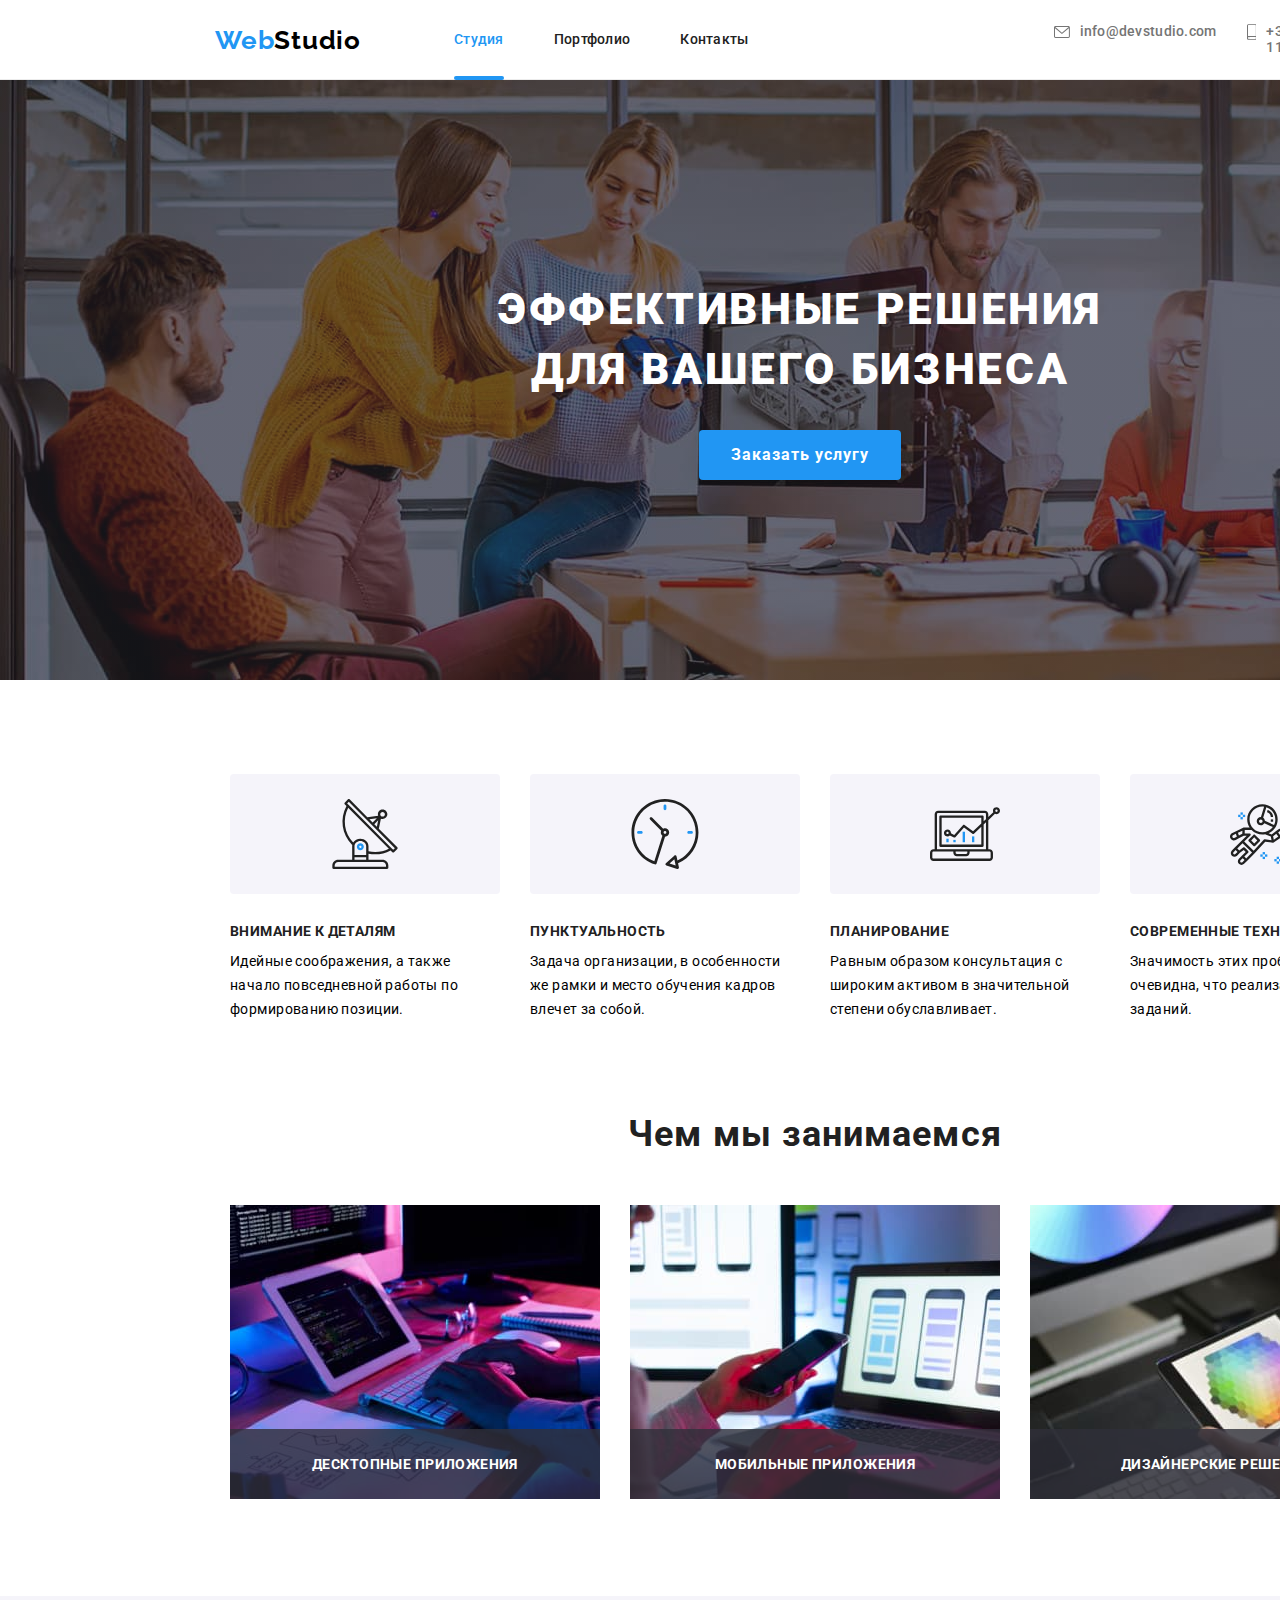
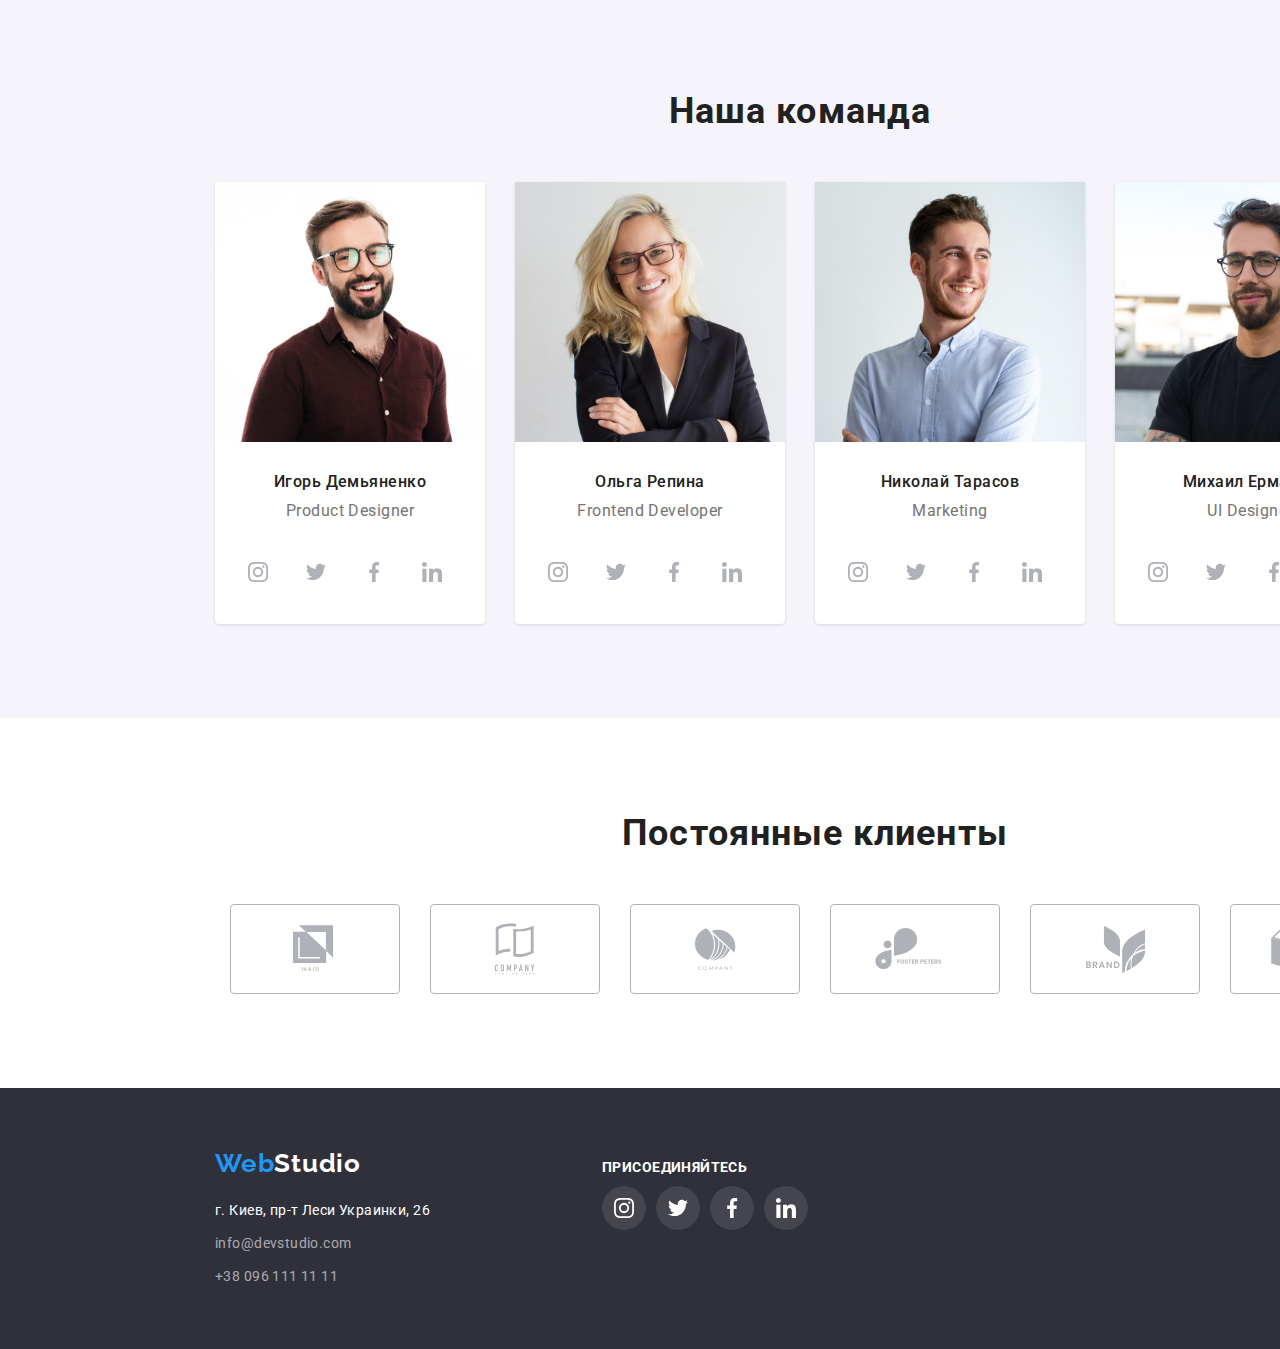
<file: index.html>
<!DOCTYPE html>
<html lang="en">
  <head>
    <meta charset="UTF-8" />
    <meta name="viewport" content="width=device-width, initial-scale=1.0" />
    <title>WebStudio</title>
    <link rel="preconnect" href="https://fonts.gstatic.com" />
    <link
      href="https://fonts.googleapis.com/css2?family=Raleway:wght@400;500;700&family=Roboto:wght@400;500;700&display=swap"
      rel="stylesheet"
    />
    <link
      rel="stylesheet"
      href="https://cdnjs.cloudflare.com/ajax/libs/modern-normalize/0.6.0/modern-normalize.min.css"
    />
    <link rel="stylesheet" href="./css/style.css" />
  </head>
  <body class="wrapper">
    <!--шапка-->
    <header class="page-header">
      <div class="conteiner">
        <nav class="main-nav">
          <a href="/" class="logo">
            <span>web</span><span class="logostudioblack">Studio</span>
          </a>

          <ul class="nav list">
            <li class="item"><a href="" class="current-link">студия</a></li>
            <li class="item">
              <a href="./portfolio.html" class="link">портфолио</a>
            </li>
            <li class="item"><a href="" class="link">контакты</a></li>
          </ul>

          <ul class="contact-us list">
            <li class="item icon-envelope">
              <a href="mailto:info@devstudio.com" class="link">
                <svg width="16px" height="12px">
                  <use href="./images/symbol-defs.svg#icon-envelope"></use>
                </svg>
                info@devstudio.com
              </a>
            </li>
            <li class="item icon-smartphone">
              <a href="tel:+380961111111" class="link">
                <svg width="10px" height="16px">
                  <use href="./images/symbol-defs.svg#icon-smartphone"></use>
                </svg>
                +38 096 111 11 11
              </a>
            </li>
          </ul>
        </nav>
      </div>
    </header>
    <!-- Главный контент страницы-->
    <main>
      <!-- Приветсвие-->
      <section class="hero">
        <div class="conteiner">
          <h1 class="hero-title">
            эффективные решения <br />
            для вашего бизнеса
          </h1>
          <button class="button" data-modal-open>Заказать услугу</button>
        </div>
      </section>

      <!--Ценности-->
      <section class="values">
        <div class="conteiner">
          <!-- <h2 class="section-title"></h2> -->
          <ul class="feature-list list">
            <li class="item icon-antenna">
              <h3 class="feature-title">внимание к деталям</h3>
              <p class="feature-text">
                Идейные соображения, а также начало повседневной работы по
                формированию позиции.
              </p>
            </li>
            <li class="item icon-clock">
              <h3 class="feature-title">пунктуальность</h3>
              <p class="feature-text">
                Задача организации, в особенности же рамки и место обучения
                кадров влечет за собой.
              </p>
            </li>
            <li class="item icon-diagram">
              <h3 class="feature-title">планирование</h3>
              <p class="feature-text">
                Равным образом консультация с широким активом в значительной
                степени обуславливает.
              </p>
            </li>
            <li class="item icon-astronaut">
              <h3 class="feature-title">современные технологии</h3>
              <p class="feature-text">
                Значимость этих проблем настолько очевидна, что реализация
                плановых заданий.
              </p>
            </li>
          </ul>
        </div>
      </section>

      <!--Чем занимаемся-->
      <section class="act">
        <div class="conteiner">
          <h2 class="section-title">Чем мы занимаемся</h2>
          <ul class="activity list">
            <li class="thumb item">
              <img
                src="./images/activity1.jpg"
                alt=""
                width="370"
                height="294"
              />
              <p class="label">десктопные приложения</p>
            </li>
            <li class="thumb item">
              <img
                src="./images/activity2.jpg"
                alt=""
                width="370"
                height="294"
              />
              <p class="label">мобильные приложения</p>
            </li>
            <li class="thumb item">
              <img
                src="./images/activity3.jpg"
                alt=""
                width="370"
                height="294"
              />
              <p class="label">дизайнерские решения</p>
            </li>
          </ul>
        </div>
      </section>

      <!--Наша команда-->
      <section class="team">
        <div class="conteiner">
          <h2 class="section-title">Наша команда</h2>
          <ul class="teammate-list list">
            <li class="teammate-card">
              <img
                class="photo"
                src="./images/Igor.jpg"
                alt=""
                width="270"
                height="260"
              />
              <h3 class="teammate">игорь демьяненко</h3>
              <p class="profession">product designer</p>
              <ul class="teammate-social">
                <li class="icon-item">
                  <a target="_blank" href="https://www.instagram.com/">
                    <svg
                      class="icon-teammate"
                      class="icon"
                      width="20px"
                      height="20px"
                    >
                      <use href="./images/symbol-defs.svg#icon-instagram"></use>
                    </svg>
                  </a>
                </li>
                <li class="icon-item">
                  <a target="_blank" href="https://twitter.com/">
                    <svg class="icon-teammate" width="20px" height="20px">
                      <use href="./images/symbol-defs.svg#icon-twitter"></use>
                    </svg>
                  </a>
                </li>
                <li class="icon-item">
                  <a target="_blank" href="https://www.facebook.com/">
                    <svg class="icon-teammate" width="20px" height="20px">
                      <use href="./images/symbol-defs.svg#icon-facebook"></use>
                    </svg>
                  </a>
                </li>
                <li class="icon-item">
                  <a target="_blank" href="https://www.linkedin.com/">
                    <svg class="icon-teammate" width="20px" height="20px">
                      <use href="./images/symbol-defs.svg#icon-linkedin"></use>
                    </svg>
                  </a>
                </li>
              </ul>
            </li>
            <li class="teammate-card">
              <img
                class="photo"
                src="./images/Olga.jpg"
                alt=""
                width="270"
                height="260"
              />
              <h3 class="teammate">ольга репина</h3>
              <p class="profession">frontend developer</p>
              <ul class="teammate-social">
                <li class="icon-item">
                  <a target="_blank" href="https://www.instagram.com/">
                    <svg class="icon-teammate" width="20px" height="20px">
                      <use href="./images/symbol-defs.svg#icon-instagram"></use>
                    </svg>
                  </a>
                </li>
                <li class="icon-item">
                  <a target="_blank" href="https://twitter.com/">
                    <svg class="icon-teammate" width="20px" height="20px">
                      <use href="./images/symbol-defs.svg#icon-twitter"></use>
                    </svg>
                  </a>
                </li>
                <li class="icon-item">
                  <a target="_blank" href="https://www.facebook.com/">
                    <svg class="icon-teammate" width="20px" height="20px">
                      <use href="./images/symbol-defs.svg#icon-facebook"></use>
                    </svg>
                  </a>
                </li>
                <li class="icon-item">
                  <a target="_blank" href="https://www.linkedin.com/">
                    <svg class="icon-teammate" width="20px" height="20px">
                      <use href="./images/symbol-defs.svg#icon-linkedin"></use>
                    </svg>
                  </a>
                </li>
              </ul>
            </li>
            <li class="teammate-card">
              <img
                class="photo"
                src="./images/Nikolay.jpg"
                alt=""
                width="270"
                height="260"
              />
              <h3 class="teammate">николай тарасов</h3>
              <p class="profession">marketing</p>
              <ul class="teammate-social">
                <li class="icon-item">
                  <a target="_blank" href="https://www.instagram.com/">
                    <svg class="icon-teammate" width="20px" height="20px">
                      <use href="./images/symbol-defs.svg#icon-instagram"></use>
                    </svg>
                  </a>
                </li>
                <li class="icon-item">
                  <a target="_blank" href="https://twitter.com/">
                    <svg class="icon-teammate" width="20px" height="20px">
                      <use href="./images/symbol-defs.svg#icon-twitter"></use>
                    </svg>
                  </a>
                </li>
                <li class="icon-item">
                  <a target="_blank" href="https://www.facebook.com/">
                    <svg class="icon-teammate" width="20px" height="20px">
                      <use href="./images/symbol-defs.svg#icon-facebook"></use>
                    </svg>
                  </a>
                </li>
                <li class="icon-item">
                  <a target="_blank" href="https://www.linkedin.com/">
                    <svg class="icon-teammate" width="20px" height="20px">
                      <use href="./images/symbol-defs.svg#icon-linkedin"></use>
                    </svg>
                  </a>
                </li>
              </ul>
            </li>
            <li class="teammate-card">
              <img
                class="photo"
                src="./images/Mikhail.jpg"
                alt=""
                width="270"
                height="260"
              />
              <h3 class="teammate">михаил ермаков</h3>
              <p class="profession"><span class="ui">ui</span> designer</p>
              <ul class="teammate-social">
                <li class="icon-item">
                  <a target="_blank" href="https://www.instagram.com/">
                    <svg class="icon-teammate" width="20px" height="20px">
                      <use href="./images/symbol-defs.svg#icon-instagram"></use>
                    </svg>
                  </a>
                </li>
                <li class="icon-item">
                  <a target="_blank" href="https://twitter.com/">
                    <svg class="icon-teammate" width="20px" height="20px">
                      <use href="./images/symbol-defs.svg#icon-twitter"></use>
                    </svg>
                  </a>
                </li>
                <li class="icon-item">
                  <a target="_blank" href="https://www.facebook.com/">
                    <svg class="icon-teammate" width="20px" height="20px">
                      <use href="./images/symbol-defs.svg#icon-facebook"></use>
                    </svg>
                  </a>
                </li>
                <li class="icon-item">
                  <a target="_blank" href="https://www.linkedin.com/">
                    <svg class="icon-teammate" width="20px" height="20px">
                      <use href="./images/symbol-defs.svg#icon-linkedin"></use>
                    </svg>
                  </a>
                </li>
              </ul>
            </li>
          </ul>
        </div>
      </section>

      <!-- Наши клиенты -->
      <section class="clients">
        <div class="conteiner">
          <h2 class="section-title">Постоянные клиенты</h2>
          <ul class="clients-list list">
            <li class="client-name">
              <a href="#">
                <svg
                  class="icon-client client1"
                  width="44.27px"
                  height="49.23px"
                >
                  <use href="./images/symbol-defs.svg#icon-client1"></use>
                </svg>
              </a>
            </li>
            <li class="client-name">
              <a href="#">
                <svg class="icon-client client2" width="40px" height="52px">
                  <use href="./images/symbol-defs.svg#icon-client2"></use>
                </svg>
              </a>
            </li>
            <li class="client-name">
              <a href="#">
                <svg class="icon-client client3" width="41px" height="42.6px">
                  <use href="./images/symbol-defs.svg#icon-client3"></use>
                </svg>
              </a>
            </li>
            <li class="client-name">
              <a href="#">
                <svg
                  class="icon-client client4"
                  width="79.66px"
                  height="42.02px"
                >
                  <use href="./images/symbol-defs.svg#icon-client4"></use>
                </svg>
              </a>
            </li>
            <li class="client-name">
              <a href="#">
                <svg class="icon-client client5" width="59px" height="47px">
                  <use href="./images/symbol-defs.svg#icon-client5"></use>
                </svg>
              </a>
            </li>
            <li class="client-name">
              <a href="#">
                <svg
                  class="icon-client client6"
                  width="88.48px"
                  height="45.44px"
                >
                  <use href="./images/symbol-defs.svg#icon-client6"></use>
                </svg>
              </a>
            </li>
          </ul>
        </div>
      </section>
    </main>

    <!--Футер-->
    <footer class="footer">
      <div class="conteiner">
        <div class="companycontacts">
          <a href="/" class="logo">
            <span>web</span><span class="logostudiowhite">Studio</span>
          </a>
          <address class="adress">
            <p class="physicaladress">г. Киев, пр-т Леси Украинки, 26</p>
            <p class="mailadress">
              <a href="mailto:info@devstudio.com">info@devstudio.com</a>
            </p>
            <p class="phonenumadress">
              <a href="tel:+380961111111">+38 096 111 11 11</a>
            </p>
          </address>
        </div>
        <div class="social">
          <h3 class="feature-title">присоединяйтесь</h3>
          <ul class="social-list list">
            <li class="social-item inst">
              <a target="_blank" href="https://www.instagram.com/">
                <svg class="icon-social" width="20px" height="20px">
                  <use href="./images/symbol-defs.svg#icon-instagram"></use>
                </svg>
              </a>
            </li>
            <li class="social-item twitt">
              <a target="_blank" href="https://twitter.com/">
                <svg class="icon-social" width="20px" height="20px">
                  <use href="./images/symbol-defs.svg#icon-twitter"></use>
                </svg>
              </a>
            </li>
            <li class="social-item fb">
              <a target="_blank" href="https://www.facebook.com/">
                <svg class="icon-social" width="20px" height="20px">
                  <use href="./images/symbol-defs.svg#icon-facebook"></use>
                </svg>
              </a>
            </li>
            <li class="social-item li">
              <a target="_blank" href="https://www.linkedin.com/">
                <svg class="icon-social" width="20px" height="20px">
                  <use href="./images/symbol-defs.svg#icon-linkedin"></use>
                </svg>
              </a>
            </li>
          </ul>
        </div>
      </div>
    </footer>

    <!-- Модальное окно -->
    <div class="backdrop is-hidden" data-modal>
      <div class="modal">
        <button class="close-button" data-modal-close>
          <svg class="close-icon" width="18px" height="18px">
            <use href="./images/symbol-defs.svg#icon-close-black-18dp"></use>
          </svg>
        </button>
      </div>
    </div>

    <script src="./js/modal.js"></script>
  </body>
</html>
</file>
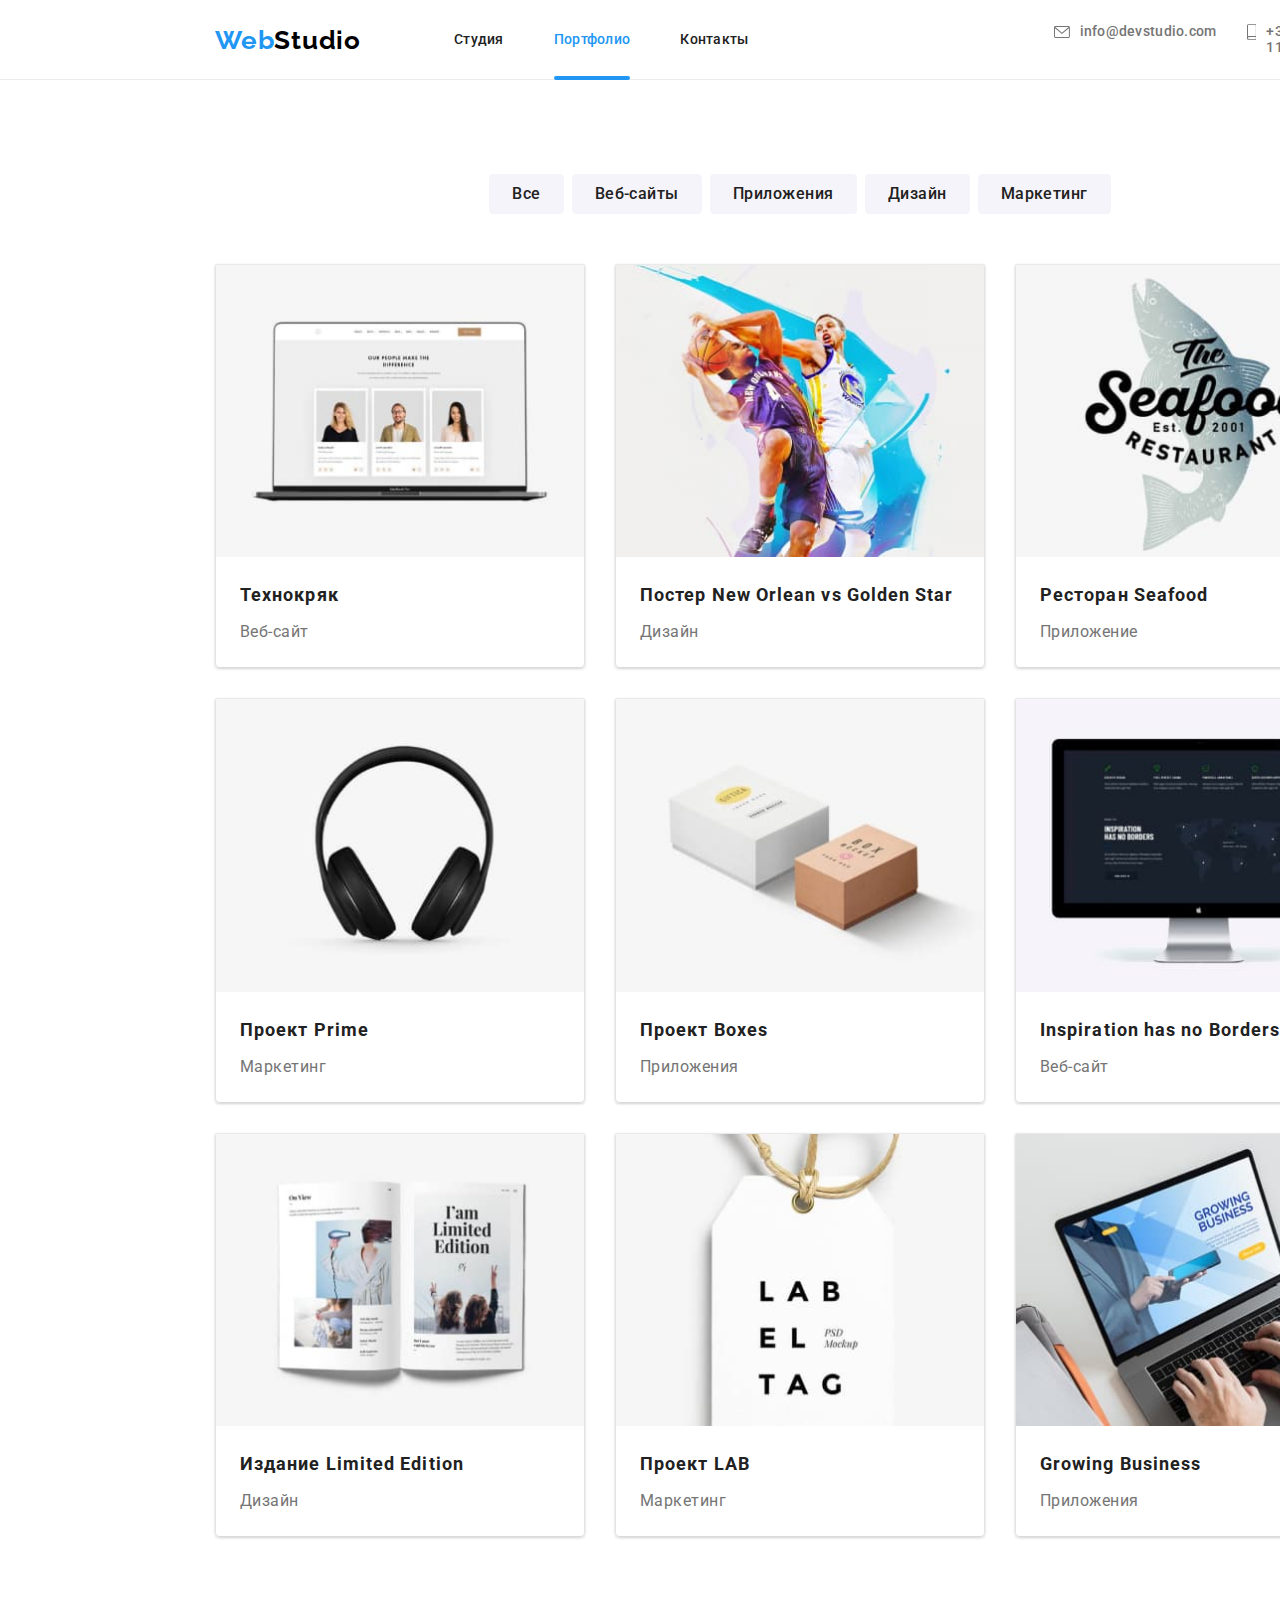
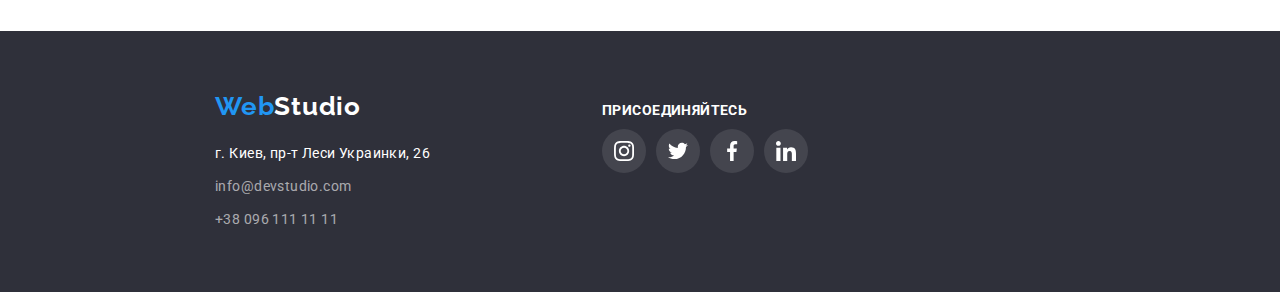
<file: portfolio.html>
<!DOCTYPE html>
<html lang="en">
  <head>
    <meta charset="UTF-8" />
    <meta name="viewport" content="width=device-width, initial-scale=1.0" />
    <title>Portfolio</title>
    <link rel="preconnect" href="https://fonts.gstatic.com" />
    <link
      href="https://fonts.googleapis.com/css2?family=Raleway:wght@400;500;700&family=Roboto:wght@400;500;700&display=swap"
      rel="stylesheet"
    />
    <link
      rel="stylesheet"
      href="https://cdnjs.cloudflare.com/ajax/libs/modern-normalize/1.0.0/modern-normalize.min.css"
    />
    <link rel="stylesheet" href="./css/style.css" />
  </head>
  <body class="wrapper">
    <!--шапка-->
    <header class="page-header">
      <div class="conteiner">
        <nav class="main-nav">
          <a href="/" class="logo">
            <span>web</span><span class="logostudioblack">Studio</span>
          </a>

          <ul class="nav list">
            <li class="item"><a href="./index.html" class="link">студия</a></li>
            <li class="item">
              <a href="" class="current-link">портфолио</a>
            </li>
            <li class="item"><a href="" class="link">контакты</a></li>
          </ul>

          <ul class="contact-us list">
            <li class="item icon-envelope">
              <a href="mailto:info@devstudio.com" class="link">
                <svg width="16px" height="12px">
                  <use href="./images/symbol-defs.svg#icon-envelope"></use>
                </svg>
                info@devstudio.com
              </a>
            </li>
            <li class="item icon-smartphone">
              <a href="tel:+380961111111" class="link">
                <svg width="10px" height="16px">
                  <use href="./images/symbol-defs.svg#icon-smartphone"></use>
                </svg>
                +38 096 111 11 11
              </a>
            </li>
          </ul>
        </nav>
      </div>
    </header>
    <!-- главний контент -->
    <main>
      <section class="portfolio">
        <h1 class="portfolio">Портфолио</h1>
        <div class="conteiner">
          <ul class="filter list">
            <li class="filteritem">
              <button type="button" class="filter-button">Все</button>
            </li>
            <li class="filteritem">
              <button type="button" class="filter-button">Веб-сайты</button>
            </li>
            <li class="filteritem">
              <button type="button" class="filter-button">Приложения</button>
            </li>
            <li class="filteritem">
              <button type="button" class="filter-button">Дизайн</button>
            </li>
            <li class="filteritem">
              <button type="button" class="filter-button">Маркетинг</button>
            </li>
          </ul>
        </div>

        <div class="conteiner">
          <ul class="samples list">
            <li class="item">
              <a class="sample-link" href="#">
                <div class="sample-thumb">
                  <img
                    class="sample"
                    src="./images/img1.jpg"
                    alt="пример работы"
                    width="370"
                    height="294"
                  />
                  <div class="overlay">
                    <p class="overlay-text">
                      Технокряк это современная площадка распространения
                      коронавируса. Компании используют эту платформу для
                      цифрового шпионажа и атак на защищённые сервера
                      конкурентов.
                    </p>
                  </div>
                </div>
                <div class="sample-content">
                  <h3 class="work-example">Технокряк</h3>
                  <p class="work-sphere">Веб-сайт</p>
                </div>
              </a>
            </li>

            <li class="item">
              <a class="sample-link" href="#">
                <div class="sample-thumb">
                  <img
                    class="sample"
                    src="./images/img2.jpg"
                    alt="пример работы"
                    width="370"
                    height="294"
                  />
                  <div class="overlay">
                    <p class="overlay-text">
                      Технокряк это современная площадка распространения
                      коронавируса. Компании используют эту платформу для
                      цифрового шпионажа и атак на защищённые сервера
                      конкурентов.
                    </p>
                  </div>
                </div>
                <div class="sample-content">
                  <h3 class="work-example">Постер New Orlean vs Golden Star</h3>
                  <p class="work-sphere">Дизайн</p>
                </div>
              </a>
            </li>

            <li class="item">
              <a class="sample-link" href="#">
                <div class="sample-thumb">
                  <img
                    class="sample"
                    src="./images/img3.jpg"
                    alt="пример работы"
                    width="370"
                    height="294"
                  />
                  <div class="overlay">
                    <p class="overlay-text">
                      Технокряк это современная площадка распространения
                      коронавируса. Компании используют эту платформу для
                      цифрового шпионажа и атак на защищённые сервера
                      конкурентов.
                    </p>
                  </div>
                </div>
                <div class="sample-content">
                  <h3 class="work-example">Ресторан Seafood</h3>
                  <p class="work-sphere">Приложение</p>
                </div>
              </a>
            </li>

            <li class="item">
              <a class="sample-link" href="#">
                <div class="sample-thumb">
                  <img
                    class="sample"
                    src="./images/img4.jpg"
                    alt="пример работы"
                    width="370"
                    height="294"
                  />
                  <div class="overlay">
                    <p class="overlay-text">
                      Технокряк это современная площадка распространения
                      коронавируса. Компании используют эту платформу для
                      цифрового шпионажа и атак на защищённые сервера
                      конкурентов.
                    </p>
                  </div>
                </div>
                <div class="sample-content">
                  <h3 class="work-example">Проект Prime</h3>
                  <p class="work-sphere">Маркетинг</p>
                </div>
              </a>
            </li>

            <li class="item">
              <a class="sample-link" href="#">
                <div class="sample-thumb">
                  <img
                    class="sample"
                    src="./images/img5.jpg"
                    alt="пример работы"
                    width="370"
                    height="294"
                  />
                  <div class="overlay">
                    <p class="overlay-text">
                      Технокряк это современная площадка распространения
                      коронавируса. Компании используют эту платформу для
                      цифрового шпионажа и атак на защищённые сервера
                      конкурентов.
                    </p>
                  </div>
                </div>
                <div class="sample-content">
                  <h3 class="work-example">Проект Boxes</h3>
                  <p class="work-sphere">Приложения</p>
                </div>
              </a>
            </li>

            <li class="item">
              <a class="sample-link" href="#">
                <div class="sample-thumb">
                  <img
                    class="sample"
                    src="./images/img6.jpg"
                    alt="пример работы"
                    width="370"
                    height="294"
                  />
                  <div class="overlay">
                    <p class="overlay-text">
                      Технокряк это современная площадка распространения
                      коронавируса. Компании используют эту платформу для
                      цифрового шпионажа и атак на защищённые сервера
                      конкурентов.
                    </p>
                  </div>
                </div>
                <div class="sample-content">
                  <h3 class="work-example">Inspiration has no Borders</h3>
                  <p class="work-sphere">Веб-сайт</p>
                </div>
              </a>
            </li>

            <li class="item">
              <a class="sample-link" href="#">
                <div class="sample-thumb">
                  <img
                    class="sample"
                    src="./images/img7.jpg"
                    alt="пример работы"
                    width="370"
                    height="294"
                  />
                  <div class="overlay">
                    <p class="overlay-text">
                      Технокряк это современная площадка распространения
                      коронавируса. Компании используют эту платформу для
                      цифрового шпионажа и атак на защищённые сервера
                      конкурентов.
                    </p>
                  </div>
                </div>
                <div class="sample-content">
                  <h3 class="work-example">Издание Limited Edition</h3>
                  <p class="work-sphere">Дизайн</p>
                </div>
              </a>
            </li>

            <li class="item">
              <a class="sample-link" href="#">
                <div class="sample-thumb">
                  <img
                    class="sample"
                    src="./images/img8.jpg"
                    alt="пример работы"
                    width="370"
                    height="294"
                  />
                  <div class="overlay">
                    <p class="overlay-text">
                      Технокряк это современная площадка распространения
                      коронавируса. Компании используют эту платформу для
                      цифрового шпионажа и атак на защищённые сервера
                      конкурентов.
                    </p>
                  </div>
                </div>
                <div class="sample-content">
                  <h3 class="work-example">Проект LAB</h3>
                  <p class="work-sphere">Маркетинг</p>
                </div>
              </a>
            </li>

            <li class="item">
              <a class="sample-link" href="#">
                <div class="sample-thumb">
                  <img
                    class="sample"
                    src="./images/img9.jpg"
                    alt="пример работы"
                    width="370"
                    height="294"
                  />
                  <div class="overlay">
                    <p class="overlay-text">
                      Технокряк это современная площадка распространения
                      коронавируса. Компании используют эту платформу для
                      цифрового шпионажа и атак на защищённые сервера
                      конкурентов.
                    </p>
                  </div>
                </div>
                <div class="sample-content">
                  <h3 class="work-example">Growing Business</h3>
                  <p class="work-sphere">Приложения</p>
                </div>
              </a>
            </li>
          </ul>
        </div>
      </section>
    </main>

    <!-- футер -->
    <footer class="footer">
      <div class="conteiner">
        <div class="companycontacts">
          <a href="/" class="logo">
            <span>web</span><span class="logostudiowhite">Studio</span>
          </a>
          <address class="adress">
            <p class="physicaladress">г. Киев, пр-т Леси Украинки, 26</p>
            <p class="mailadress">
              <a href="mailto:info@devstudio.com">info@devstudio.com</a>
            </p>
            <p class="phonenumadress">
              <a href="tel:+380961111111">+38 096 111 11 11</a>
            </p>
          </address>
        </div>
        <div class="social">
          <h3 class="feature-title">присоединяйтесь</h3>
          <ul class="social-list list">
            <li class="social-item inst">
              <a target="_blank" href="https://www.instagram.com/">
                <svg class="icon-social" width="20px" height="20px">
                  <use href="./images/symbol-defs.svg#icon-instagram"></use>
                </svg>
              </a>
            </li>
            <li class="social-item twitt">
              <a target="_blank" href="https://twitter.com/">
                <svg class="icon-social" width="20px" height="20px">
                  <use href="./images/symbol-defs.svg#icon-twitter"></use>
                </svg>
              </a>
            </li>
            <li class="social-item fb">
              <a target="_blank" href="https://www.facebook.com/">
                <svg class="icon-social" width="20px" height="20px">
                  <use href="./images/symbol-defs.svg#icon-facebook"></use>
                </svg>
              </a>
            </li>
            <li class="social-item li">
              <a target="_blank" href="https://www.linkedin.com/">
                <svg class="icon-social" width="20px" height="20px">
                  <use href="./images/symbol-defs.svg#icon-linkedin"></use>
                </svg>
              </a>
            </li>
          </ul>
        </div>
      </div>
    </footer>
  </body>
</html>
</file>
<file: css/style.css>
:root {
  --primary-white-color: #ffffff;
  --primary-black-color: #000000;
  --primary-effect-color: #2196f3;
  --primary-background-color: #2f303a;
  --primary-headers-color: #212121;
  --primary-text-color: #757575;
  --primary-button-color: #f5f4fa;
  --primary-clients-color: #afb1b8;
  --timing-function: cubic-bezier(0.4, 0, 0.2, 1);
}

.wrapper {
  font-family: Roboto, sans-serif;
  font-weight: 400;
  box-sizing: border-box;
  min-width: 1600px;
  margin-left: auto;
  margin-right: auto;
  overflow-x: hidden;
}

.main-nav {
  display: flex;
  align-items: center;
  max-height: 80px;
}
.logo {
  font-family: Raleway, sans-serif;
  font-weight: 700;
  font-size: 26px;
  line-height: 1.19;
  letter-spacing: 0.03em;
  color: var(--primary-effect-color);
  text-transform: capitalize;
}

.logostudioblack {
  color: var(--primary-black-color);
}
.logostudiowhite {
  color: var(--primary-white-color);
}

.list {
  list-style: none;
  padding: 0;
  margin: 0;
  width: 1170px;
}

a {
  text-decoration: none;
}

img {
  max-width: 100%;
  height: auto;
  display: block;
}

.link {
  font-weight: 500;
  font-size: 14px;
  line-height: 1.14;
  letter-spacing: 0.02em;
}

.current-link {
  position: relative;
  color: var(--primary-effect-color);
  text-transform: capitalize;
  padding-top: 32px;
  padding-bottom: 32px;
  display: block;
  font-weight: 500;
  font-size: 14px;
  line-height: 1.14;
  letter-spacing: 0.02em;
  max-height: 80px;
}

.current-link::after {
  position: absolute;

  content: '';
  display: block;
  left: 0;
  bottom: 0;

  width: 100%;
  height: 4px;
  background-color: var(--primary-effect-color);
  border-radius: 2px;
}

.nav {
  display: flex;
  margin-left: 93px;
  width: max-content;
}

.nav .item + .item {
  margin-left: 50px;
}

.nav .link {
  display: block;
  color: var(--primary-headers-color);
  text-transform: capitalize;
  padding-top: 32px;
  padding-bottom: 32px;
  /* width: 294px; */
}

.contact-us {
  display: flex;
  width: max-content;
  margin-left: 305px;
}

.contact-us .item + .item {
  margin-left: 30px;
}
.contact-us .item + .item:last-child {
  margin-right: 0px;
}

.contact-us .link {
  display: flex;
  margin-right: auto;
  padding-top: 32px;
  padding-bottom: 32px;
  color: var(--primary-text-color);
  fill: var(--primary-text-color);
  transition: fill 250ms var(--timing-function);
  transition: color 250ms var(--timing-function);
}

.nav .link:hover,
.nav .link:focus,
.contact-us .link:hover,
.contact-us .link:focus {
  color: var(--primary-effect-color);
  fill: var(--primary-effect-color);
  transition: fill 250ms var(--timing-function);
  transition: color 250ms var(--timing-function);
}
.icon-envelope svg {
  margin-top: 2px;
}
.icon-envelope svg,
.icon-smartphone svg {
  margin-right: 10px;
}

/* .hero, */
.footer {
  background-color: var(--primary-background-color);
}

.hero {
  text-align: center;
  padding-top: 200px;
  padding-bottom: 280px;
  background-image: linear-gradient(
      to right,
      rgba(47, 48, 58, 0.4),
      rgba(47, 48, 58, 0.4)
    ),
    url('../images/backgr.jpg');
  max-width: 1600px;
  max-height: 600px;
  margin-left: auto;
  margin-right: auto;
  background-repeat: no-repeat;
  background-position: center;
  background-color: #c4c4c4;
  background-size: cover;
}

.hero-title {
  margin-top: 0;
  margin-bottom: 30px;
  font-weight: 900;
  font-size: 44px;
  line-height: 1.36;
  text-transform: uppercase;
  letter-spacing: 0.06em;
  color: var(--primary-white-color);
}

.button {
  font-weight: 700;
  font-size: 16px;
  line-height: 1.87;
  letter-spacing: 0.06em;
  text-align: center;
  color: var(--primary-white-color);
  background-color: var(--primary-effect-color);
  box-shadow: 0px 4px 4px rgba(0, 0, 0, 0.15);
  border: none;
  border-radius: 4px;
  padding: 10px 32px;
  cursor: pointer;
}

.section-title {
  font-weight: 700;
  font-size: 36px;
  line-height: 1.17;
  letter-spacing: 0.03em;
  color: var(--primary-headers-color);
  margin-bottom: 50px;
  margin-top: 0;
  text-align: center;
}
.feature-list {
  display: flex;
}

.values {
  margin-left: 215px;
  margin-right: 215px;
  margin-top: 94px;
}

.act {
  margin-left: 215px;
  margin-right: 215px;
  margin-top: 91px;
  margin-bottom: 97px;
}
.act .section-title {
  text-align: center;
}

/* features css */
.feature-list .item {
  width: 270px;
  margin-right: 30px;
}

.feature-list .item::before {
  display: block;
  width: 270px;
  height: 120px;
  border-radius: 4px;
  border: transparent;
  background-color: var(--primary-button-color);
  margin-bottom: 30px;
  content: '';
  /* background-size: contain; */
  background-repeat: no-repeat;
  background-position: center;
}

.icon-antenna::before {
  background-image: url('../images/antenna 1.svg');
}

.icon-clock::before {
  background-image: url('../images/clock 1.svg');
}

.icon-diagram::before {
  background-image: url('../images/diagram 1.svg');
}

.icon-astronaut::before {
  background-image: url('../images/astronaut 1.svg');
}

.feature-list .item:nth-child(4n) {
  margin-right: 0px;
}

.feature-title {
  font-weight: 700;
  font-size: 14px;
  line-height: 1.14;
  letter-spacing: 0.03em;
  text-transform: uppercase;
  color: var(--primary-headers-color);
  margin-bottom: 10px;
  margin-top: 0;
}

.social .feature-title {
  color: var(--primary-white-color);
}

.feature-text {
  font-weight: 400;
  font-size: 14px;
  line-height: 1.71;
  letter-spacing: 0.03em;
  color: var(--primaty-text-color);
  margin-bottom: 0;
  margin-top: 0;
}

.activity {
  display: flex;
  justify-content: center;
  margin: 0px;
}

.activity .item {
  width: 370px;
  margin-right: 30px;
}

.activity .item:nth-child(3n) {
  margin-right: 0px;
}

.team {
  background-color: var(--primary-button-color);
  padding-top: 94px;
  padding-bottom: 94px;
}
.teammate,
.profession {
  text-transform: capitalize;
  font-size: 16px;
  line-height: 1.19;
  text-align: center;
  letter-spacing: 0.03em;
}

ul.teammate-social {
  padding: 0px;
  margin: 0px;
  text-align: center;
}
.teammate-list {
  display: flex;
}

.teammate-list .teammate-card {
  width: 270px;
  margin-right: 30px;
}

.teammate-list .teammate-card:nth-child(4n) {
  margin-right: 0px;
}
.ui {
  text-transform: uppercase;
}

.teammate {
  font-weight: 500;
  color: var(--primary-headers-color);
  margin: 0;
  margin-bottom: 10px;
  /* background-color: teal; */
}

.teammate-card {
  background-color: var(--primary-white-color);
  padding: 0;
  margin: 30;
  box-shadow: 0px 1px 3px rgba(0, 0, 0, 0.12);
  border-radius: 0px 0px 4px 4px;
}

.photo {
  margin-bottom: 30px;
}

.profession {
  font-size: 400;
  color: var(--primary-text-color);
  margin: 0;
  margin-bottom: 30px;
}
.adress p {
  font-weight: 400;
  font-size: 14px;
  line-height: 1.71;
  letter-spacing: 0.03em;
  font-style: normal;
  margin: 0px;
}

p.physicaladress {
  color: var(--primary-white-color);
  margin-bottom: 9px;
  margin-top: 20px;
  width: 231px;
}

p.mailadress {
  margin-bottom: 9px;
}
.mailadress a,
.phonenumadress a {
  color: rgba(255, 255, 255, 0.6);
}

.filter-button {
  font-weight: 500;
  font-size: 16px;
  line-height: 1.62;
  letter-spacing: 0.03em;
  color: var(--primary-headers-color);
  background-color: var(--primary-button-color);
  border-radius: 4px;
  padding: 6px 22px;
  border: 1px solid var(--primary-button-color);
  box-shadow: none;
  outline: transparent;
}

.filter-button:hover,
.filter-button:focus {
  color: var(--primary-white-color);
  background-color: var(--primary-effect-color);
  box-shadow: 2px 3px 3px rgba(40, 67, 107, 0.42);
  border: 1px solid rgba(47, 48, 58, 0.4);
  transition: border 250ms var(--timing-function);
  transition: color 250ms var(--timing-function);
  transition: box-shadow 250ms var(--timing-function);
}

.work-example {
  font-weight: 700;
  font-size: 18px;
  line-height: 2;
  letter-spacing: 0.06em;
  color: var(--primary-headers-color);
}
.work-sphere {
  font-weight: 400;
  font-size: 16px;
  line-height: 1.87;
  letter-spacing: 0.03em;
  color: var(--primary-text-color);
}
/* hw3 */
.page-header {
  background-color: var(--primary-white-color);
  width: 1600px;
  height: 80px;
  margin: auto;
  border-bottom: 1px solid #ececec;
}
.conteiner {
  margin-left: auto;
  margin-right: auto;
  width: 1200px;
  padding-left: 15px;
  padding-right: 15px;
}
.footer .conteiner {
  padding: 60px 15px;
  display: flex;
}
h1.portfolio {
  display: none;
}

section.portfolio {
  width: 1600px;
  margin-left: auto;
  margin-right: auto;
}

.filter {
  display: flex;
  justify-content: center;
  margin-bottom: 50px;
}

.filteritem {
  margin-right: 8px;
}

.filteritem:last-child {
  margin-right: 0px;
}

.samples.list {
  display: flex;
  flex-wrap: wrap;
}

.samples .item {
  display: block;
  width: 370px;
  margin-right: 30px;
  margin-bottom: 30px;
  box-sizing: border-box;
  box-shadow: 0px 1px 3px rgba(0, 0, 0, 0.12);
  border-radius: 0px 0px 4px 4px;
  border: 1px solid #eeeeee;
}

.sample-link {
  display: block;
  box-sizing: border-box;
  box-shadow: 0px 1px 3px rgba(0, 0, 0, 0.12);
  border-radius: 0px 0px 4px 4px;
}

.sample-link:focus {
  box-shadow: 0px 1px 1px rgba(0, 0, 0, 0.12), 0px 4px 4px rgba(0, 0, 0, 0.06),
    1px 4px 6px rgba(0, 0, 0, 0.16);
  transition: box-shadow 250ms var(--timing-function);
}
.samples .item:hover {
  box-shadow: 0px 1px 1px rgba(0, 0, 0, 0.12), 0px 4px 4px rgba(0, 0, 0, 0.06),
    1px 4px 6px rgba(0, 0, 0, 0.16);
  transition: box-shadow 250ms var(--timing-function);
}

.samples .item:nth-child(3n) {
  margin-right: 0px;
}

.samples .item:nth-last-child(-n + 3) {
  margin-bottom: 0px;
}

.work-example,
.work-sphere {
  margin: 0px;
  padding-left: 24px;
}

.samplephoto {
  padding-bottom: 20px;
}

.work-example {
  padding-bottom: 4px;
  padding-top: 20px;
}
.work-sphere {
  padding-bottom: 20px;
}

.clients,
.portfolio {
  margin: 94px 215px;
}
/* Наши клиенты */
.clients-list {
  display: flex;
  flex-wrap: wrap;
}

.companycontacts {
  width: 231px;
}

.social {
  margin-left: 156px;
  margin-top: 12px;
}

.social-list {
  display: inline-flex;
}

.client-name {
  margin-right: 30px;
}

.client-name:last-child {
  margin-right: 0px;
}

.client-name a {
  box-sizing: border-box;
  display: flex;
  border: 1px solid var(--primary-clients-color);
  width: 170px;
  height: 90px;
  border-radius: 4px;
  fill: var(--primary-clients-color);
  align-items: center;
  justify-content: center;
}
/* переделанные иконки и клиенты */
.client-name a:hover,
.client-name a:focus {
  fill: var(--primary-effect-color);
  border: 1px solid var(--primary-effect-color);
  border-radius: 4px;
  transition: fill 250ms var(--timing-function);
  transition: color 250ms var(--timing-function);
}

.icon-item {
  list-style: none;
  display: inline-flex;
  align-items: center;
  padding-bottom: 30px;
}
.icon-item a {
  list-style: none;
  height: 44px;
  width: 44px;
  align-items: center;
  border-radius: 50%;
  margin-right: 10px;
  color: var(--primary-clients-color);
  padding: 12px;
}

.icon-teammate {
  height: 20px;
  width: 20px;
  margin-left: auto;
  margin-right: auto;
  fill: currentColor;
  transform: rotate(0deg);
}
.teammate-social a:focus,
.social-list a:focus,
.teammate-social a:hover,
.social-list a:hover {
  color: var(--primary-white-color);
  background-color: var(--primary-effect-color);
  transform: rotate(360deg);
  transition: transform 250ms var(--timing-function);
}

.social-item a {
  display: flex;
  height: 44px;
  width: 44px;
  align-items: center;
  border-radius: 50%;
  margin-right: 10px;
  color: var(--primary-white-color);
  background-color: rgba(255, 255, 255, 0.1);
}

.icon-social {
  height: 20px;
  width: 20px;
  margin-left: auto;
  margin-right: auto;
  fill: var(--primary-white-color);
}

/* homework 5  */

.label {
  display: block;
  font-family: Roboto;
  font-style: normal;
  font-weight: bold;
  font-size: 14px;
  line-height: 16px;
  letter-spacing: 0.03em;
  text-transform: uppercase;
  margin: 0px;
  background-color: rgba(47, 48, 58, 0.8);
  color: var(--primary-white-color);
  overflow: hidden;
  text-align: center;
  padding-top: 27px;
  padding-bottom: 27px;
}

.thumb {
  position: relative;
}

.thumb > .label {
  position: absolute;
  bottom: 0px;
  left: 0px;
  width: 100%;
  height: 70px;
}

.sample-thumb {
  display: block;
  box-sizing: border-box;
  position: relative;
  overflow: hidden;
}

.overlay {
  position: absolute;
  left: 0;
  top: 0;
  padding: 63px 24px;
  margin: 0;
  width: 100%;
  height: 100%;
  font-size: 18px;
  line-height: 1.5;
  background-color: rgba(33, 150, 243, 0.9);
  color: var(--primary-white-color);
  opacity: 0;
  transform: translateY(100%);
  transition: 250ms transform cubic-bezier(0.4, 0, 0.2, 1);
}
.item a:focus .overlay,
.item:hover .overlay {
  transform: translateY(0%);
  opacity: 1;
}

/* .sample-content {
  background-color: var(--primary-effect-color);
  color: var(--primary-white-color);
} */

.backdrop {
  position: fixed;
  top: 0;
  left: 0;
  width: 100%;
  height: 100%;
  background-color: rgba(0, 0, 0, 0.2);
  opacity: 1;
  transition: opacity 250ms var(--timing-function);
}

.backdrop.is-hidden {
  opacity: 0;
  pointer-events: none;
}

.backdrop.is-hidden .modal {
  transform: translate(-50%, -50%) scale(0.5);
}
.modal {
  position: absolute;
  top: 50%;
  left: 50%;
  transform: translate(-50%, -50%) scale(1);
  transition: transform 250ms var(--timing-function);

  box-sizing: border-box;
  min-height: 581px;
  min-width: 528px;

  background-color: var(--primary-white-color);
  border: none;
  border-radius: 4px;
  box-shadow: 0px 1px 3px rgba(0, 0, 0, 0.12), 0px 1px 1px rgba(0, 0, 0, 0.14),
    0px 2px 1px rgba(0, 0, 0, 0.2);
}

.close-button {
  position: absolute;
  top: 16px;
  right: 8px;
  width: 30px;
  height: 30px;
  padding: 0;
  display: flex;
  justify-content: center;
  align-items: center;
  background-color: var(--primary-white-color);
  border: 1px solid rgba(0, 0, 0, 0.1);
  border-radius: 50%;
  box-sizing: border-box;
  cursor: pointer;
}

.close-icon {
  fill: currentColor;
}

.close-button:focus .close-icon,
.close-button:hover .close-icon {
  fill: var(--primary-effect-color);
}
</file>
